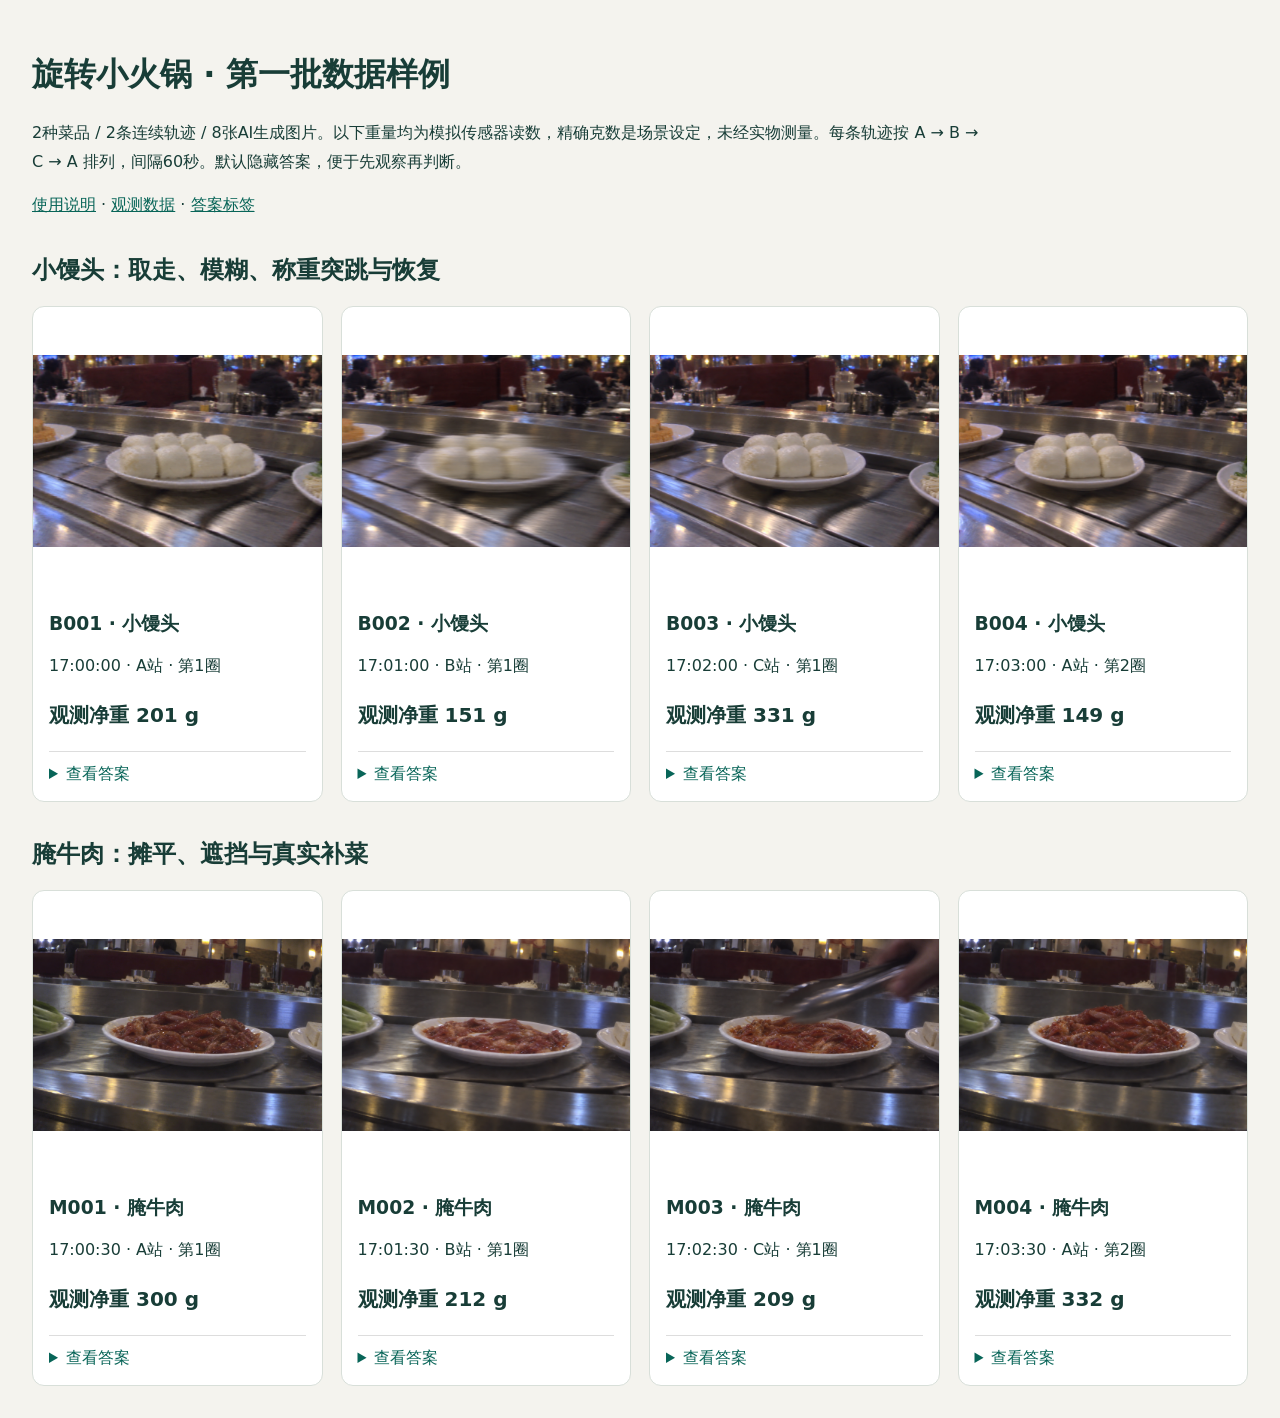
<file: modules/hotpot_dataset_v0_1/preview.html>
<!doctype html><html lang="zh-CN"><meta charset="utf-8"><meta name="viewport" content="width=device-width, initial-scale=1"><title>旋转小火锅 · 数据样例</title><style>body{font-family:system-ui,sans-serif;background:#f4f3ee;color:#183d37;margin:0;padding:32px;max-width:1500px;margin:auto}h1{font-size:32px}.intro{max-width:950px;line-height:1.8}h2{margin-top:36px}.grid{display:grid;grid-template-columns:repeat(4,minmax(0,1fr));gap:18px}article{background:white;border-radius:12px;overflow:hidden;border:1px solid #d8dfd9}img{width:100%;display:block;aspect-ratio:1;object-fit:contain}.body{padding:16px}h3{margin:0}p{line-height:1.6}summary{cursor:pointer;color:#086558}.mass{font-size:20px;font-weight:650}details{border-top:1px solid #ddd;padding-top:12px}a{color:#086558}@media(max-width:1000px){.grid{grid-template-columns:repeat(2,minmax(0,1fr))}}@media(max-width:560px){body{padding:18px}.grid{grid-template-columns:1fr}}</style><h1>旋转小火锅 · 第一批数据样例</h1><p class="intro">2种菜品 / 2条连续轨迹 / 8张AI生成图片。以下重量均为模拟传感器读数，精确克数是场景设定，未经实物测量。每条轨迹按 A → B → C → A 排列，间隔60秒。默认隐藏答案，便于先观察再判断。</p><p><a href="README.txt">使用说明</a> · <a href="observations.jsonl">观测数据</a> · <a href="answer_key.jsonl">答案标签</a></p><h2>小馒头：取走、模糊、称重突跳与恢复</h2><div class="grid"><article><img src="images/B001.png" alt="B001 小馒头"><div class="body"><h3>B001 · 小馒头</h3><p>17:00:00 · A站 · 第1圈</p><p class="mass">观测净重 201 g</p><details><summary>查看答案</summary><p>设定净重 200 g · 8个</p><p>oblique_low_quality / normal</p><p>建立基线；场景设定8个，但侧拍遮挡，单帧不要求准确数出8个。</p></details></div></article><article><img src="images/B002.png" alt="B002 小馒头"><div class="body"><h3>B002 · 小馒头</h3><p>17:01:00 · B站 · 第1圈</p><p class="mass">观测净重 151 g</p><details><summary>查看答案</summary><p>设定净重 150 g · 6个</p><p>motion_blur / normal</p><p>图像模糊，降低视觉信任；重量支持约50克减少，不能确认顾客实际食用。</p></details></div></article><article><img src="images/B003.png" alt="B003 小馒头"><div class="body"><h3>B003 · 小馒头</h3><p>17:02:00 · C站 · 第1圈</p><p class="mass">观测净重 331 g</p><details><summary>查看答案</summary><p>设定净重 150 g · 6个</p><p>oblique_low_quality / positive_spike</p><p>重量突增180克，低质量侧拍无法可靠核实数量且无补菜记录；标记未解释的突增并要求复测，不能直接断言补菜或传感器故障。</p></details></div></article><article><img src="images/B004.png" alt="B004 小馒头"><div class="body"><h3>B004 · 小馒头</h3><p>17:03:00 · A站 · 第2圈</p><p class="mass">观测净重 149 g</p><details><summary>查看答案</summary><p>设定净重 150 g · 6个</p><p>oblique_low_quality / normal</p><p>复测回到约150克；结合无补菜记录和没有明确大量减少的视觉证据，支持上一条读数异常，不能把本次下降182克直接记为取用。</p></details></div></article></div><h2>腌牛肉：摊平、遮挡与真实补菜</h2><div class="grid"><article><img src="images/M001.png" alt="M001 腌牛肉"><div class="body"><h3>M001 · 腌牛肉</h3><p>17:00:30 · A站 · 第1圈</p><p class="mass">观测净重 300 g</p><details><summary>查看答案</summary><p>设定净重 300 g</p><p>oblique_low_quality / normal</p><p>建立腌牛肉基线，斜拍、低画质与肉片重叠，不要求精确计数或从单图估克数。</p></details></div></article><article><img src="images/M002.png" alt="M002 腌牛肉"><div class="body"><h3>M002 · 腌牛肉</h3><p>17:01:30 · B站 · 第1圈</p><p class="mass">观测净重 212 g</p><details><summary>查看答案</summary><p>设定净重 210 g</p><p>spread_similar_area / normal</p><p>重量减少88克；摊平后面积仍相似，不能据面积推断重量未变。</p></details></div></article><article><img src="images/M003.png" alt="M003 腌牛肉"><div class="body"><h3>M003 · 腌牛肉</h3><p>17:02:30 · C站 · 第1圈</p><p class="mass">观测净重 209 g</p><details><summary>查看答案</summary><p>设定净重 210 g</p><p>hand_occlusion / normal</p><p>遮挡降低视觉可判定性；3克差在本场景噪声范围内，不判定取用，也不能只看见手就判定夹取。</p></details></div></article><article><img src="images/M004.png" alt="M004 腌牛肉"><div class="body"><h3>M004 · 腌牛肉</h3><p>17:03:30 · A站 · 第2圈</p><p class="mass">观测净重 332 g</p><details><summary>查看答案</summary><p>设定净重 330 g</p><p>oblique_low_quality / normal</p><p>重量增加123克，结合已记录120克补菜，支持正常补菜；低质量图像只作辅助，不要求验证精确增加克数。</p></details></div></article></div></html>
</file>
